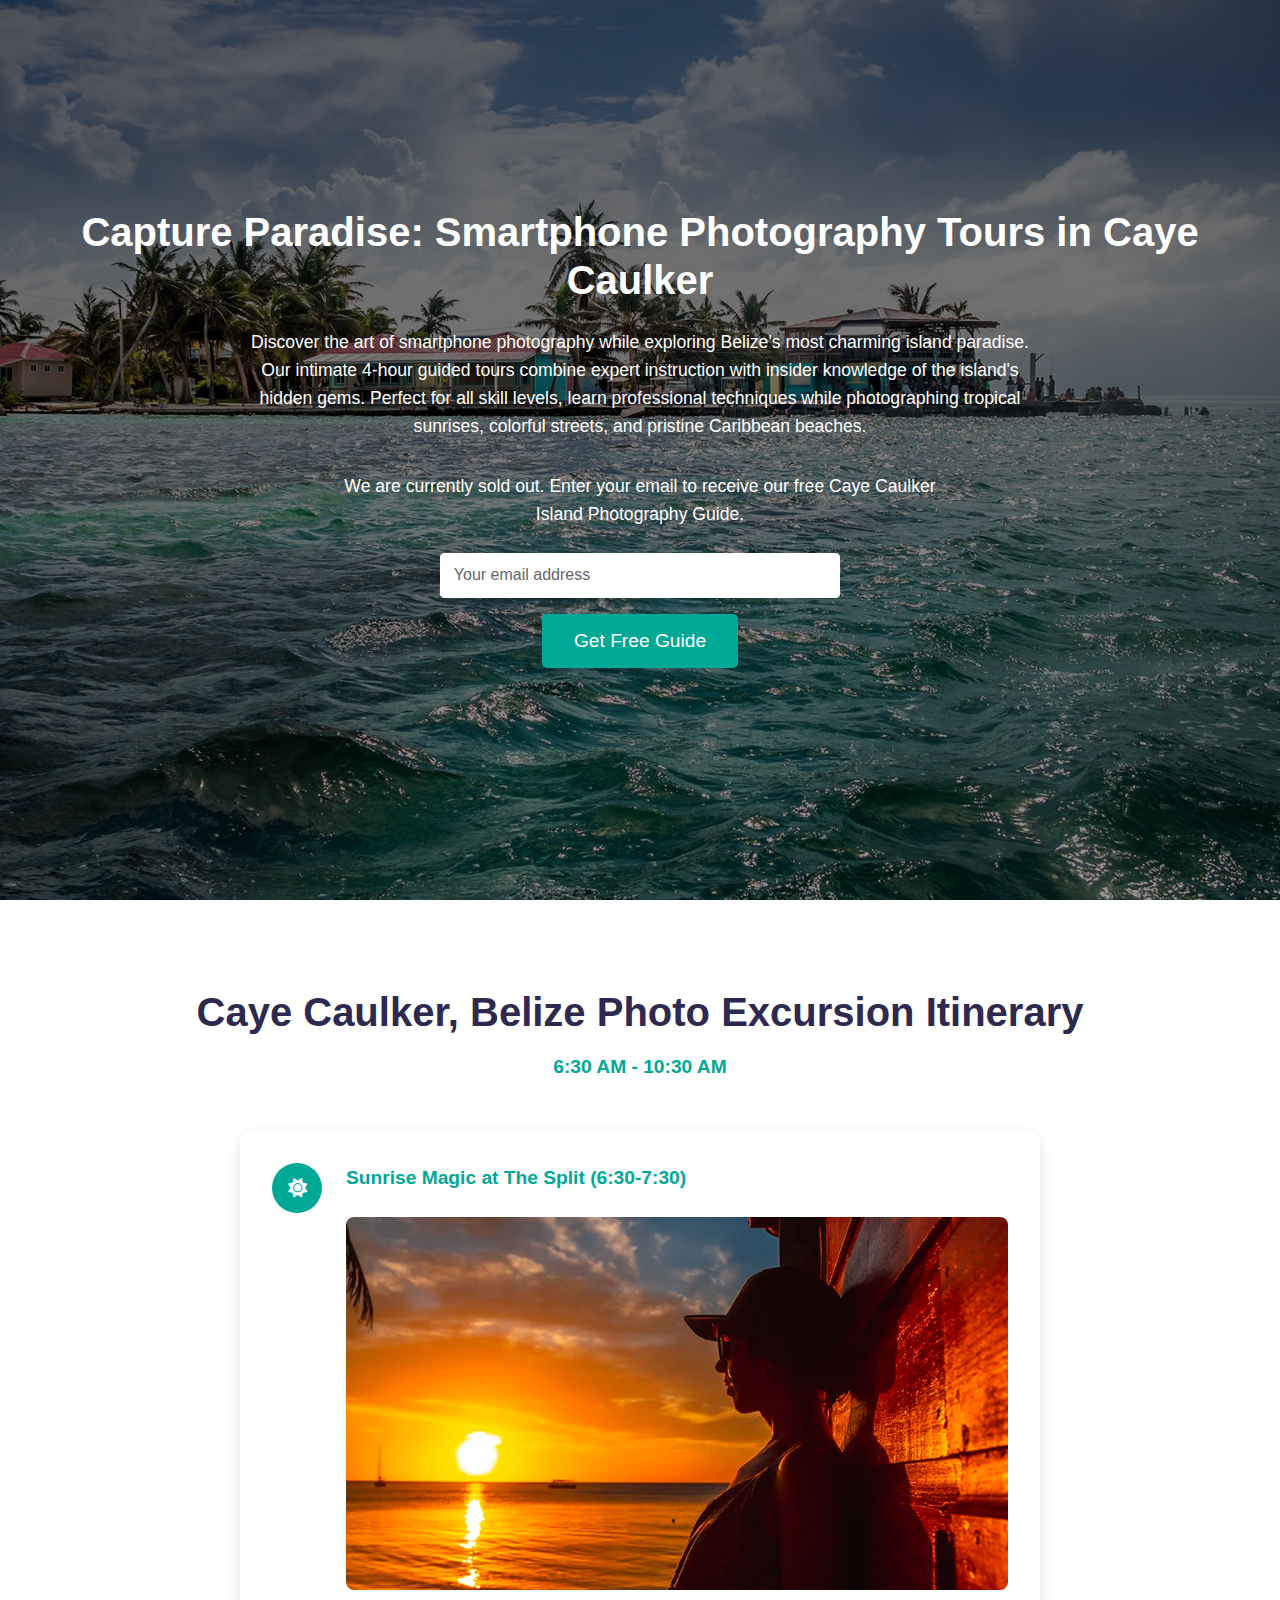
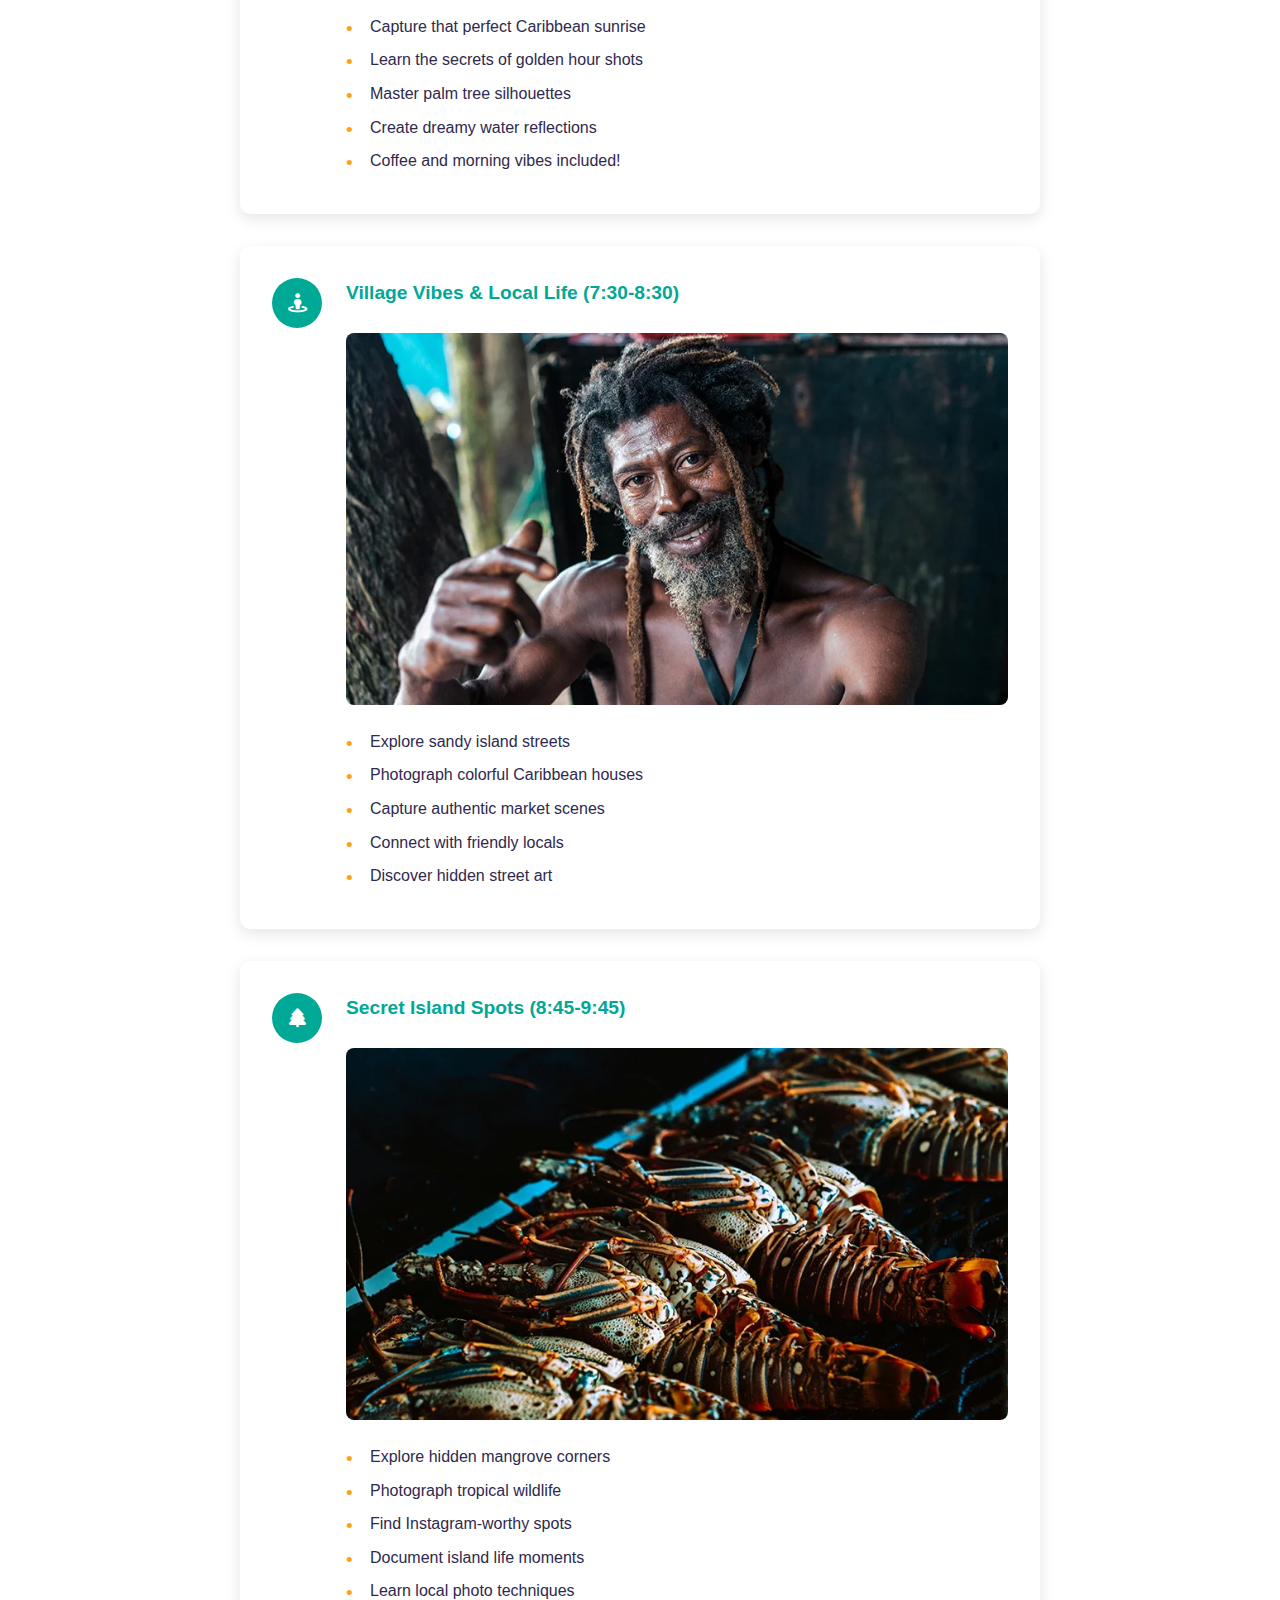
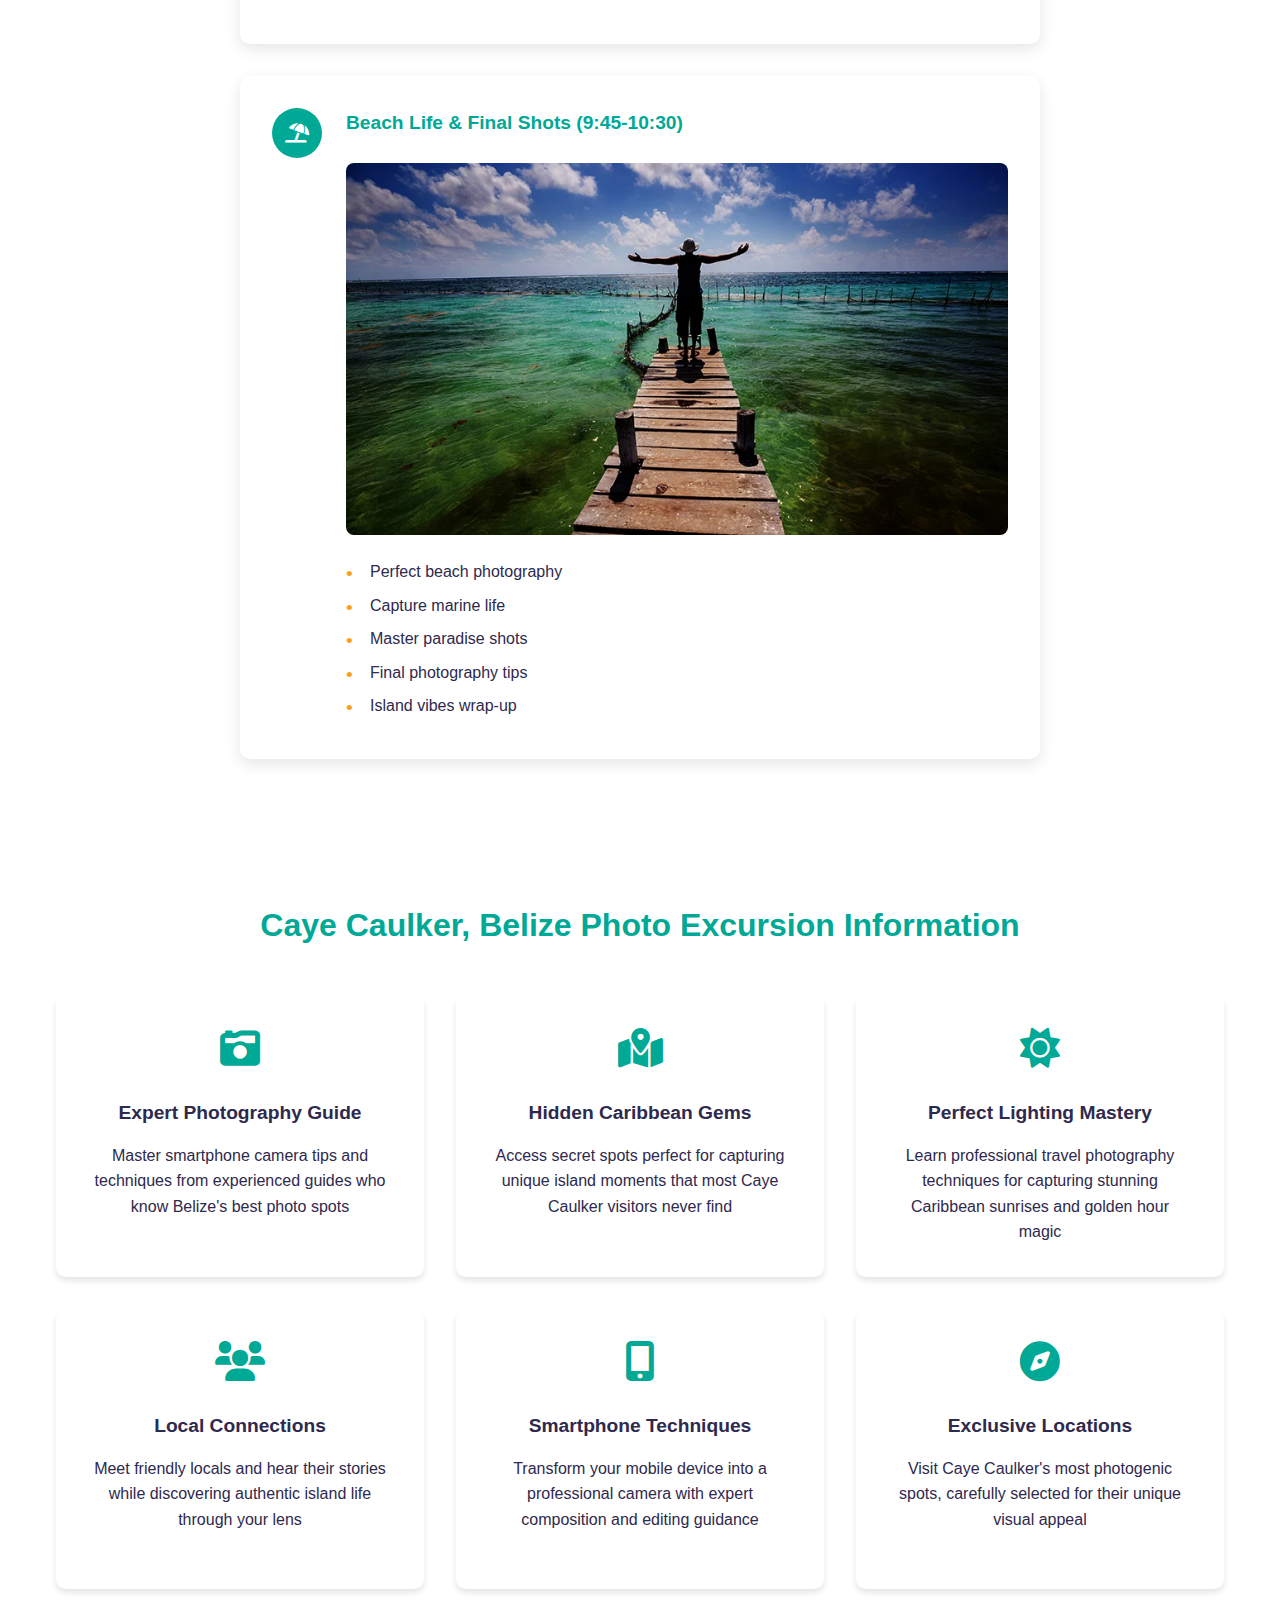
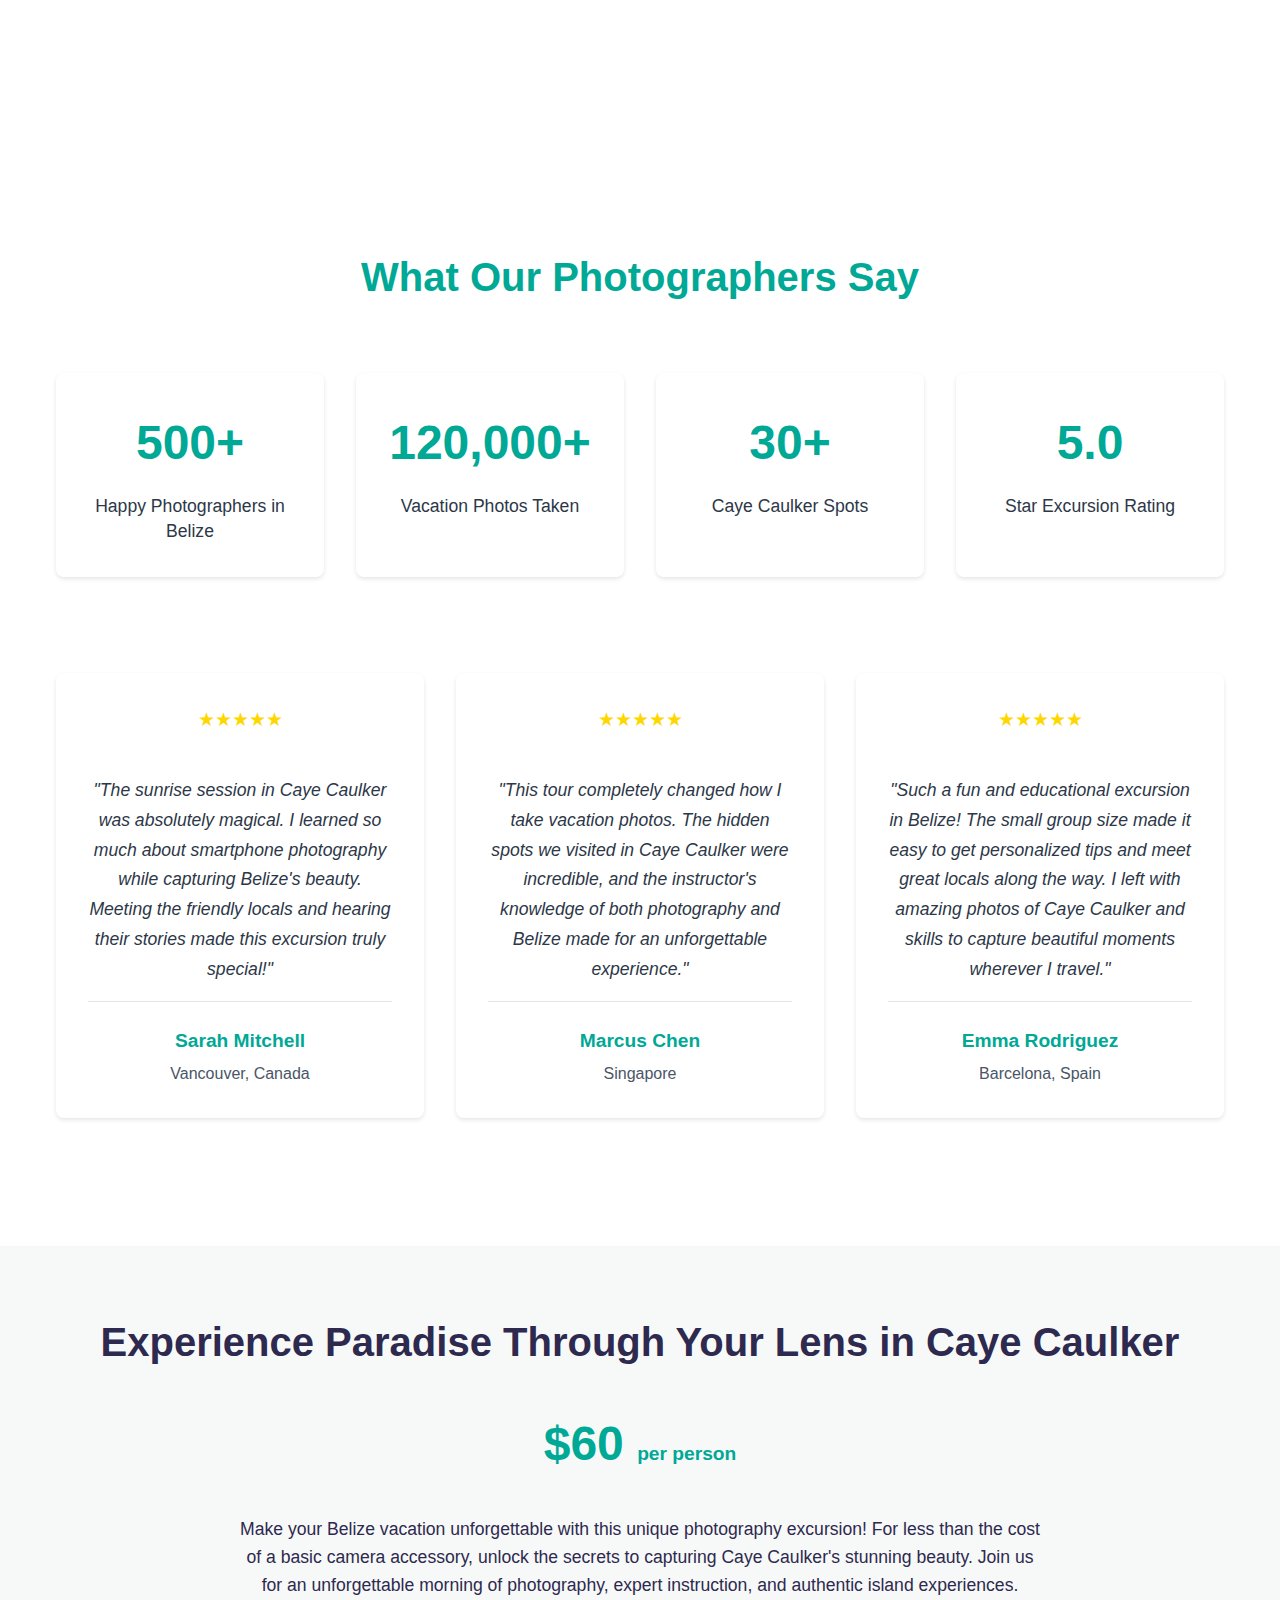
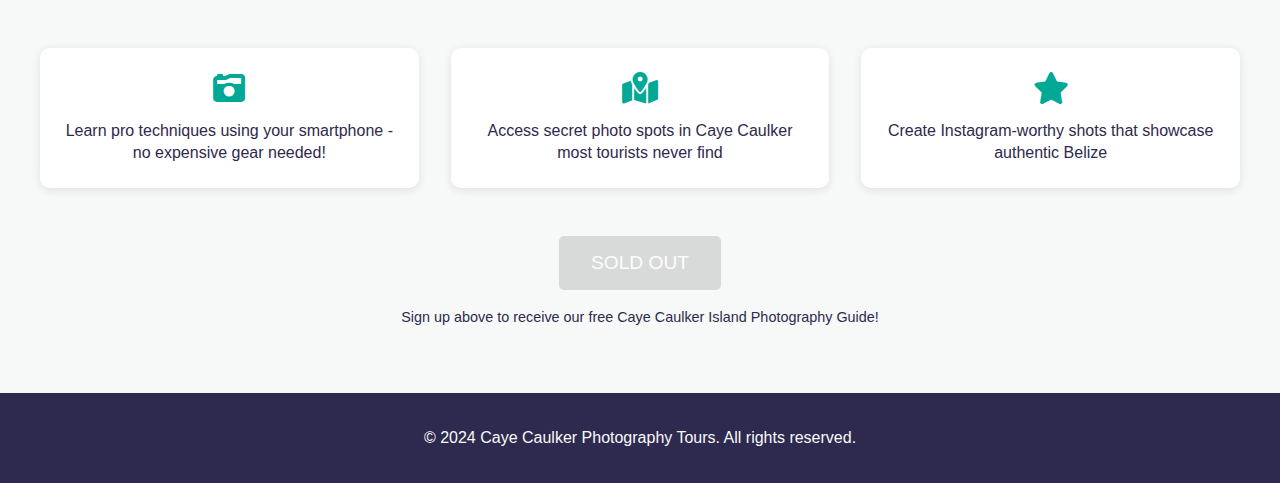
<file: index.html>
<!DOCTYPE html>
<html lang="en">
<head>
    <!-- Google tag (gtag.js) -->
    <script async src="https://www.googletagmanager.com/gtag/js?id=G-7V3Q0PJJMM"></script>
    <script>
      window.dataLayer = window.dataLayer || [];
      function gtag(){dataLayer.push(arguments);}
      gtag('js', new Date());

      gtag('config', 'G-7V3Q0PJJMM');
    </script>

    <meta charset="UTF-8">
    <meta name="viewport" content="width=device-width, initial-scale=1.0">
    
    <!-- SEO Meta Tags -->
    <meta name="description" content="Discover the art of smartphone photography in Caye Caulker, Belize. Join our intimate 4-hour guided tours to capture stunning sunrise shots, hidden spots, and local island life. Perfect for all skill levels. Book your island photo adventure today!">
    <meta name="robots" content="index, follow">
    <meta name="keywords" content="Belize photography tours, Caribbean photo walks, Island photography workshop, Smartphone camera tips, Travel photography guide, Caye Caulker activities">
    <title>Caye Caulker Photography Tours | Capture Paradise in Belize</title>
    
    <!-- Canonical Tag -->
    <link rel="canonical" href="https://cayecaulkerphototours.com">
    
    <!-- Open Graph Tags -->
    <meta property="og:type" content="website">
    <meta property="og:title" content="Caye Caulker Photography Tours | Capture Paradise in Belize">
    <meta property="og:description" content="Discover the art of smartphone photography in Caye Caulker, Belize. Join our intimate 4-hour guided tours to capture stunning sunrise shots, hidden spots, and local island life. Perfect for all skill levels. Book your island photo adventure today!">
    <meta property="og:image" content="https://cayecaulkerphototours.com/images/caye-caulker-belize-beach-ocean.webp">
    <meta property="og:url" content="https://cayecaulkerphototours.com">
    <meta property="og:site_name" content="Caye Caulker Photo Tours">
    
    <!-- Twitter Card Tags -->
    <meta name="twitter:card" content="summary_large_image">
    <meta name="twitter:title" content="Caye Caulker Photography Tours | Capture Paradise in Belize">
    <meta name="twitter:description" content="Discover the art of smartphone photography in Caye Caulker, Belize. Join our intimate 4-hour guided tours to capture stunning sunrise shots, hidden spots, and local island life.">
    <meta name="twitter:image" content="https://cayecaulkerphototours.com/images/caye-caulker-belize-beach-ocean.webp">
    
    <!-- Schema Markup -->
    <script type="application/ld+json">
    {
        "@context": "https://schema.org",
        "@type": "LocalBusiness",
        "name": "Caye Caulker Photography Tours",
        "description": "Discover the art of smartphone photography in Caye Caulker, Belize. Join our intimate 4-hour guided tours to capture stunning sunrise shots, hidden spots, and local island life.",
        "image": "https://cayecaulkerphototours.com/images/caye-caulker-belize-beach-ocean.webp",
        "url": "https://cayecaulkerphototours.com",
        "address": {
            "@type": "PostalAddress",
            "addressLocality": "Caye Caulker",
            "addressRegion": "Belize District",
            "addressCountry": "BZ"
        },
        "aggregateRating": {
            "@type": "AggregateRating",
            "ratingValue": "5",
            "reviewCount": "500",
            "bestRating": "5",
            "worstRating": "1"
        }
    }
    </script>

    <!-- Styles -->
    <link rel="stylesheet" href="css/styles.css">
    <link rel="stylesheet" href="https://cdnjs.cloudflare.com/ajax/libs/font-awesome/6.0.0/css/all.min.css">
</head>
<body>
    <!-- Scroll to Top Button -->
    <button class="scroll-top" aria-label="Scroll to top">
        <i class="fas fa-arrow-up"></i>
    </button>

    <header class="hero">
        <div class="hero-content">
            <h1>Capture Paradise: Smartphone Photography Tours in Caye Caulker</h1>
            <p class="hero-description">Discover the art of smartphone photography while exploring Belize's most charming island paradise. Our intimate 4-hour guided tours combine expert instruction with insider knowledge of the island's hidden gems. Perfect for all skill levels, learn professional techniques while photographing tropical sunrises, colorful streets, and pristine Caribbean beaches.</p>
            
            <form class="hero-form" action="https://formspree.io/f/xrbglvpd" method="POST">
                <p class="form-message">We are currently sold out. Enter your email to receive our free Caye Caulker Island Photography Guide.</p>
                <div class="form-group">
                    <input type="email" name="email" placeholder="Your email address" required>
                    <button type="submit" class="cta-button">Get Free Guide</button>
                </div>
            </form>
        </div>
    </header>

    <main>
        <section id="tour-itinerary" class="itinerary-section">
            <h2>Caye Caulker, Belize Photo Excursion Itinerary</h2>
            <p class="itinerary-time">6:30 AM - 10:30 AM</p>
            
            <div class="timeline">
                <article class="timeline-item">
                    <div class="timeline-icon">
                        <i class="fas fa-sun" aria-hidden="true"></i>
                    </div>
                    <div class="timeline-content">
                        <h3>Sunrise Magic at The Split (6:30-7:30)</h3>
                        <img src="images/caye-caulker-sunrise-sunset-split.webp" 
                             alt="Sunrise photography session at The Split in Caye Caulker, Belize" 
                             class="timeline-image"
                             loading="lazy"
                             width="800"
                             height="600">
                        <ul>
                            <li>Capture that perfect Caribbean sunrise</li>
                            <li>Learn the secrets of golden hour shots</li>
                            <li>Master palm tree silhouettes</li>
                            <li>Create dreamy water reflections</li>
                            <li>Coffee and morning vibes included!</li>
                        </ul>
                    </div>
                </article>

                <article class="timeline-item">
                    <div class="timeline-icon">
                        <i class="fas fa-street-view" aria-hidden="true"></i>
                    </div>
                    <div class="timeline-content">
                        <h3>Village Vibes & Local Life (7:30-8:30)</h3>
                        <img src="images/village-life-caye-caulker-belize-locals.webp" 
                             alt="Colorful village streets and local life photography in Caye Caulker" 
                             class="timeline-image"
                             loading="lazy"
                             width="800"
                             height="600">
                        <ul>
                            <li>Explore sandy island streets</li>
                            <li>Photograph colorful Caribbean houses</li>
                            <li>Capture authentic market scenes</li>
                            <li>Connect with friendly locals</li>
                            <li>Discover hidden street art</li>
                        </ul>
                    </div>
                </article>

                <article class="timeline-item">
                    <div class="timeline-icon">
                        <i class="fas fa-tree" aria-hidden="true"></i>
                    </div>
                    <div class="timeline-content">
                        <h3>Secret Island Spots (8:45-9:45)</h3>
                        <img src="images/caye-caulker-secret-spots-lobster-belize.webp" 
                             alt="Hidden mangrove corners and secret photography locations in Caye Caulker" 
                             class="timeline-image"
                             loading="lazy"
                             width="800"
                             height="600">
                        <ul>
                            <li>Explore hidden mangrove corners</li>
                            <li>Photograph tropical wildlife</li>
                            <li>Find Instagram-worthy spots</li>
                            <li>Document island life moments</li>
                            <li>Learn local photo techniques</li>
                        </ul>
                    </div>
                </article>

                <article class="timeline-item">
                    <div class="timeline-icon">
                        <i class="fas fa-umbrella-beach" aria-hidden="true"></i>
                    </div>
                    <div class="timeline-content">
                        <h3>Beach Life & Final Shots (9:45-10:30)</h3>
                        <img src="images/caye-caulker-beach-belize.webp" 
                             alt="Beach life and marine photography in Caye Caulker, Belize" 
                             class="timeline-image"
                             loading="lazy"
                             width="800"
                             height="600">
                        <ul>
                            <li>Perfect beach photography</li>
                            <li>Capture marine life</li>
                            <li>Master paradise shots</li>
                            <li>Final photography tips</li>
                            <li>Island vibes wrap-up</li>
                        </ul>
                    </div>
                </article>
            </div>
        </section>

        <section class="features" id="features">
            <h2>Caye Caulker, Belize Photo Excursion Information</h2>
            <div class="features-grid">
                <div class="feature-card">
                    <i class="fas fa-camera-retro" aria-hidden="true"></i>
                    <h3>Expert Photography Guide</h3>
                    <p>Master smartphone camera tips and techniques from experienced guides who know Belize's best photo spots</p>
                </div>
                <div class="feature-card">
                    <i class="fas fa-map-marked-alt" aria-hidden="true"></i>
                    <h3>Hidden Caribbean Gems</h3>
                    <p>Access secret spots perfect for capturing unique island moments that most Caye Caulker visitors never find</p>
                </div>
                <div class="feature-card">
                    <i class="fas fa-sun" aria-hidden="true"></i>
                    <h3>Perfect Lighting Mastery</h3>
                    <p>Learn professional travel photography techniques for capturing stunning Caribbean sunrises and golden hour magic</p>
                </div>
                <div class="feature-card">
                    <i class="fas fa-users" aria-hidden="true"></i>
                    <h3>Local Connections</h3>
                    <p>Meet friendly locals and hear their stories while discovering authentic island life through your lens</p>
                </div>
                <div class="feature-card">
                    <i class="fas fa-mobile-alt" aria-hidden="true"></i>
                    <h3>Smartphone Techniques</h3>
                    <p>Transform your mobile device into a professional camera with expert composition and editing guidance</p>
                </div>
                <div class="feature-card">
                    <i class="fas fa-compass" aria-hidden="true"></i>
                    <h3>Exclusive Locations</h3>
                    <p>Visit Caye Caulker's most photogenic spots, carefully selected for their unique visual appeal</p>
                </div>
            </div>
        </section>

        <section id="social-proof" class="social-proof-section">
            <div class="container">
                <h2>What Our Photographers Say</h2>
                <div class="stats-container">
                    <div class="stat-item">
                        <span class="stat-number">500+</span>
                        <span class="stat-label">Happy Photographers in Belize</span>
                    </div>
                    <div class="stat-item">
                        <span class="stat-number">120,000+</span>
                        <span class="stat-label">Vacation Photos Taken</span>
                    </div>
                    <div class="stat-item">
                        <span class="stat-number">30+</span>
                        <span class="stat-label">Caye Caulker Spots</span>
                    </div>
                    <div class="stat-item">
                        <span class="stat-number">5.0</span>
                        <span class="stat-label">Star Excursion Rating</span>
                    </div>
                </div>

                <div class="testimonials-container">
                    <div class="testimonial-card">
                        <span class="star-rating" aria-label="5 out of 5 stars">★★★★★</span>
                        <p class="testimonial-content">"The sunrise session in Caye Caulker was absolutely magical. I learned so much about smartphone photography while capturing Belize's beauty. Meeting the friendly locals and hearing their stories made this excursion truly special!"</p>
                        <div class="testimonial-author">
                            <div class="author-info">
                                <h4>Sarah Mitchell</h4>
                                <p class="author-location">Vancouver, Canada</p>
                            </div>
                        </div>
                    </div>

                    <div class="testimonial-card">
                        <span class="star-rating" aria-label="5 out of 5 stars">★★★★★</span>
                        <p class="testimonial-content">"This tour completely changed how I take vacation photos. The hidden spots we visited in Caye Caulker were incredible, and the instructor's knowledge of both photography and Belize made for an unforgettable experience."</p>
                        <div class="testimonial-author">
                            <div class="author-info">
                                <h4>Marcus Chen</h4>
                                <p class="author-location">Singapore</p>
                            </div>
                        </div>
                    </div>

                    <div class="testimonial-card">
                        <span class="star-rating" aria-label="5 out of 5 stars">★★★★★</span>
                        <p class="testimonial-content">"Such a fun and educational excursion in Belize! The small group size made it easy to get personalized tips and meet great locals along the way. I left with amazing photos of Caye Caulker and skills to capture beautiful moments wherever I travel."</p>
                        <div class="testimonial-author">
                            <div class="author-info">
                                <h4>Emma Rodriguez</h4>
                                <p class="author-location">Barcelona, Spain</p>
                            </div>
                        </div>
                    </div>
                </div>
            </div>
        </section>

        <section id="pricing" class="pricing-section">
            <div class="pricing-container">
                <h2>Experience Paradise Through Your Lens in Caye Caulker</h2>
                <div class="price-tag">
                    $60 <small>per person</small>
                </div>
                <p class="pricing-description">
                    Make your Belize vacation unforgettable with this unique photography excursion! For less than the cost of a basic camera accessory, unlock the secrets to capturing Caye Caulker's stunning beauty. Join us for an unforgettable morning of photography, expert instruction, and authentic island experiences.
                </p>
                
                <div class="value-points">
                    <div class="value-point">
                        <i class="fas fa-camera-retro"></i>
                        <p>Learn pro techniques using your smartphone - no expensive gear needed!</p>
                    </div>
                    <div class="value-point">
                        <i class="fas fa-map-marked-alt"></i>
                        <p>Access secret photo spots in Caye Caulker most tourists never find</p>
                    </div>
                    <div class="value-point">
                        <i class="fas fa-star"></i>
                        <p>Create Instagram-worthy shots that showcase authentic Belize</p>
                    </div>
                </div>

                <div class="cta-container">
                    <button class="cta-button" disabled>SOLD OUT</button>
                    <p class="spots-limited">Sign up above to receive our free Caye Caulker Island Photography Guide!</p>
                </div>
            </div>
        </section>
    </main>

    <footer>
        <p>&copy; 2024 Caye Caulker Photography Tours. All rights reserved.</p>
    </footer>

    <script type="module" src="js/main.js"></script>
</body>
</html>
</file>
<file: css/styles.css>
/* Import base styles and utilities */
@import '/components/css/base.css';
@import '/components/css/utilities.css';

/* Import component-specific styles */
@import '/components/css/hero.css';
@import '/components/css/itinerary.css';
@import '/components/css/features.css';
@import '/components/css/social-proof.css';
@import '/components/css/pricing.css';
@import '/components/css/contact.css';
</file>
